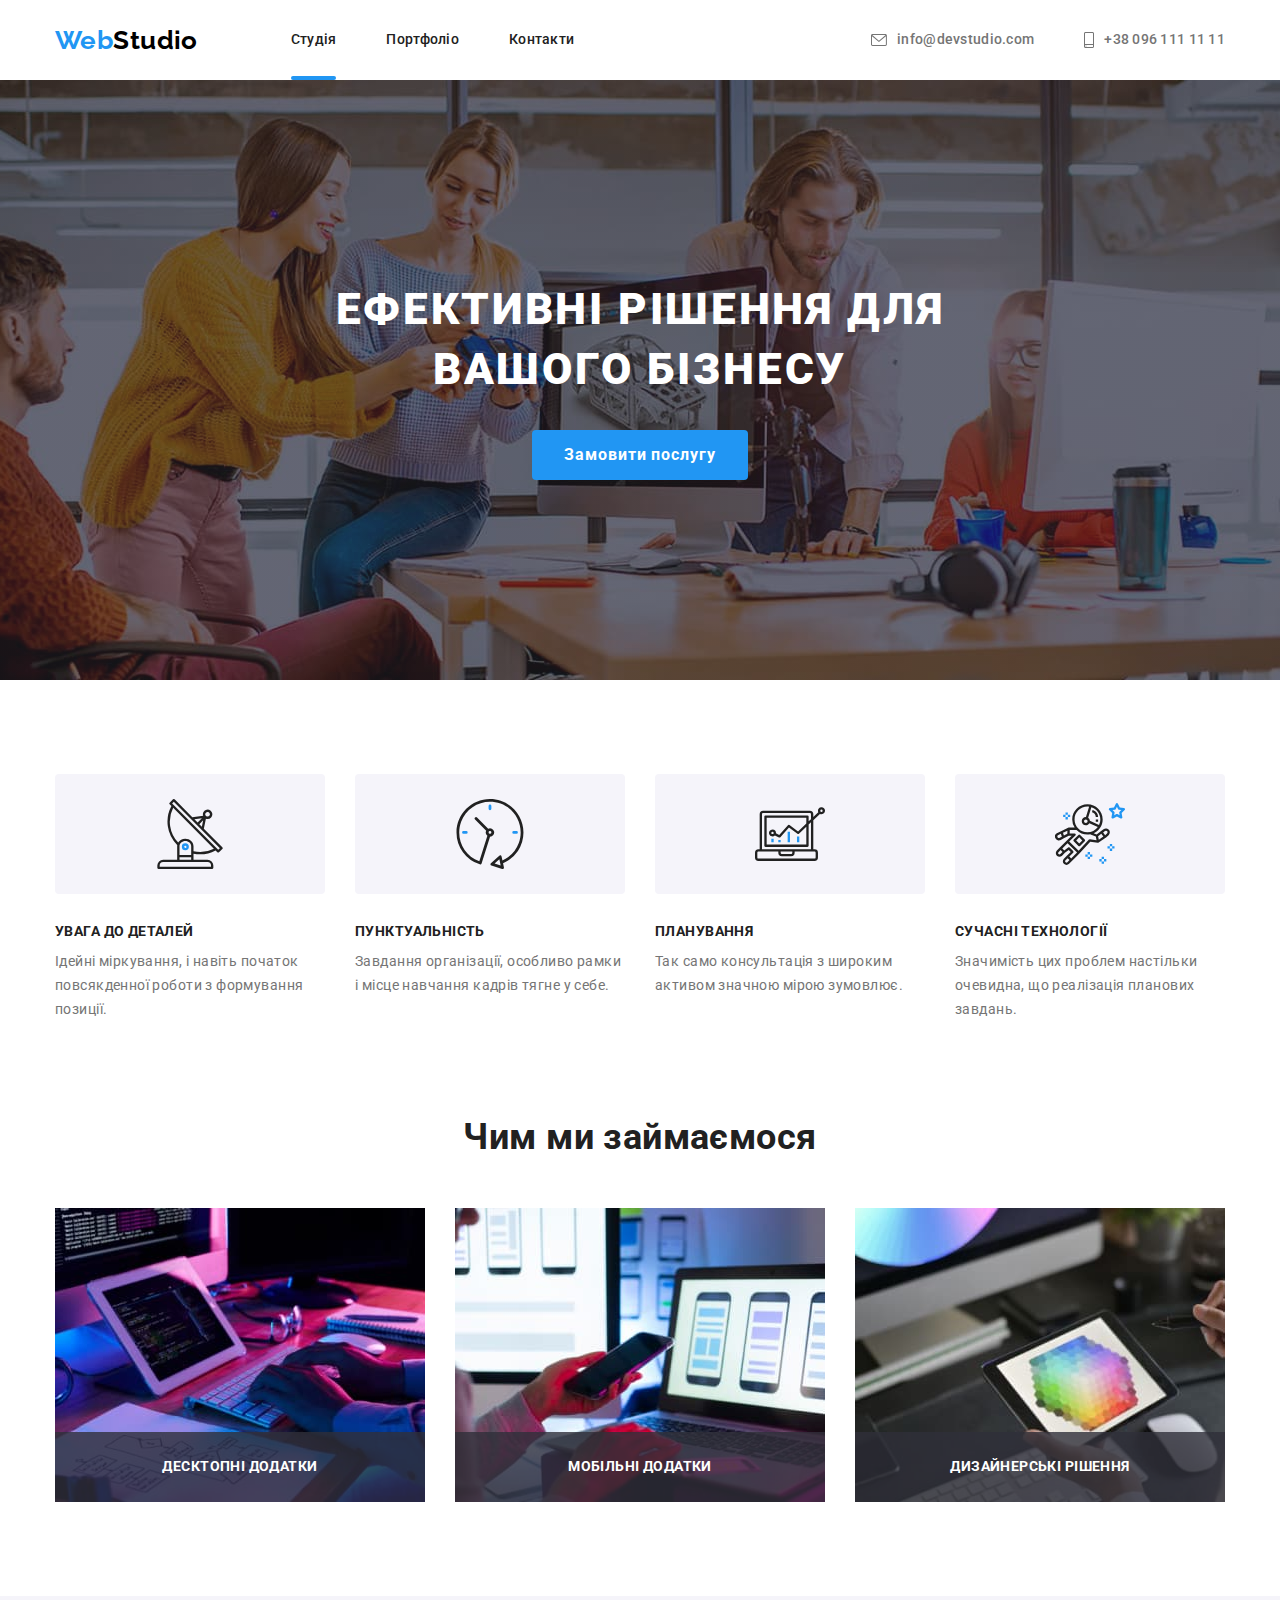
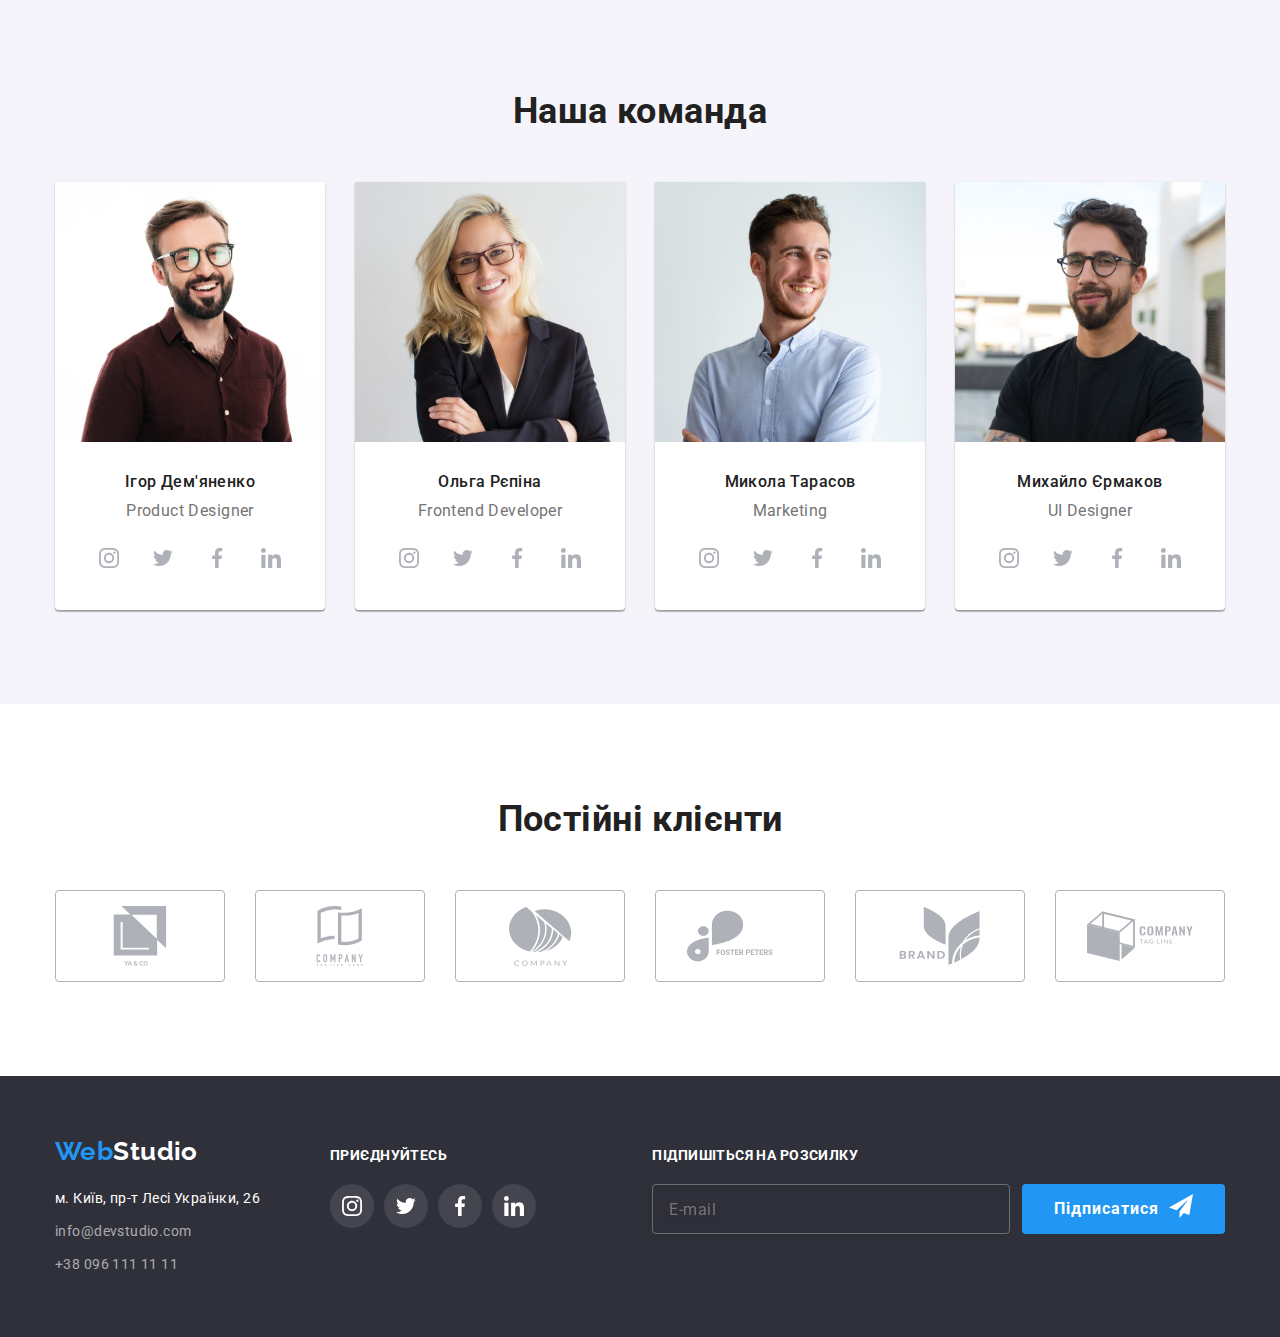
<file: index.html>
<!DOCTYPE html>
<html lang="uk">
  <head>
    <meta charset="UTF-8" />
    <meta http-equiv="X-UA-Compatible" content="IE=edge" />
    <meta name="viewport" content="width=device-width, initial-scale=1.0" />
    <title>WebStudio</title>
    <link
      rel="stylesheet"
      href="https://fonts.googleapis.com/css2?family=Raleway:wght@700&family=Roboto:wght@400;500;700;900&display=swap"
      rel="stylesheet"
    />
    <link
      rel="stylesheet"
      href="https://cdnjs.cloudflare.com/ajax/libs/modern-normalize/1.1.0/modern-normalize.min.css"
    />
    <!-- <link rel="stylesheet" href="./css/styles.css" /> -->
    <link rel="stylesheet" href="./css/main.min.css" />
  </head>
  <body>
    <header class="header">
      <div class="container header__container">
        <a class="logo-link link" href="./index.html" lang="en">
          <span class="logo-link__web">Web</span><span class="logo-link__studio">Studio</span></a
        >
        <nav class="navigation header__navigation">
          <ul class="menu navigation__menu list">
            <li class="menu__item">
              <a href="./index.html" class="menu__link link current">Студія</a>
            </li>
            <li class="menu_item">
              <a href="./portfolio.html" class="menu__link link">Портфоліо</a>
            </li>
            <li class="menu__item"><a href="#" class="menu__link link">Контакти</a></li>
          </ul>
        </nav>

        <ul class="contacts header__contacts list">
          <li class="contacts__item">
            <a href="mailto:info@devstudio.com" class="contacts__link link">
              <svg class="contacts__icon" width="16" height="12">
                <use href="./images/icons.svg#icon-post"></use>
              </svg>
              info@devstudio.com</a
            >
          </li>
          <li class="contacts__item">
            <a href="tel:+380961111111" class="contacts__link link">
              <svg class="contacts__icon" width="10" height="16">
                <use href="./images/icons.svg#icon-phone"></use>
              </svg>
              +38 096 111 11 11</a
            >
          </li>
        </ul>
      </div>
    </header>

    <main>
      <!-- Hero -->
      <section class="hero overlay">
        <div class="container">
          <h1 class="hero__title">Ефективні рішення для вашого бізнесу</h1>

          <button class="hero__btn" type="button" data-modal-open>Замовити послугу</button>
        </div>
      </section>

      <!-- Наші переваги -->
      <section class="features section">
        <div class="container">
          <h2 class="visually-hidden">Наші переваги</h2>
          <ul class="features__list list">
            <li class="features__item">
              <div class="features__wrap">
                <svg class="features__icon" width="70" height="70">
                  <use href="./images/icons.svg#icon-antenna"></use>
                </svg>
              </div>
              <h3 class="features__title">Увага до деталей</h3>
              <p class="features__text">
                Ідейні міркування, і навіть початок повсякденної роботи з формування позиції.
              </p>
            </li>
            <li class="features__item">
              <div class="features__wrap">
                <svg class="features__icon" width="70" height="70">
                  <use href="./images/icons.svg#icon-clock"></use>
                </svg>
              </div>
              <h3 class="features__title">Пунктуальність</h3>
              <p class="features__text">
                Завдання організації, особливо рамки і місце навчання кадрів тягне у себе.
              </p>
            </li>
            <li class="features__item">
              <div class="features__wrap">
                <svg class="features__icon" width="70" height="70">
                  <use href="./images/icons.svg#icon-laptop"></use>
                </svg>
              </div>
              <h3 class="features__title">Планування</h3>
              <p class="features__text">
                Так само консультація з широким активом значною мірою зумовлює.
              </p>
            </li>
            <li class="features__item">
              <div class="features__wrap">
                <svg class="features__icon" width="70" height="70">
                  <use href="./images/icons.svg#icon-astronaut"></use>
                </svg>
              </div>
              <h3 class="features__title">Сучасні технології</h3>
              <p class="features__text">
                Значимість цих проблем настільки очевидна, що реалізація планових завдань.
              </p>
            </li>
          </ul>
        </div>
      </section>

      <!-- Чим ми займаємося -->
      <section class="work section">
        <div class="container">
          <h2 class="work__title title">Чим ми займаємося</h2>
          <ul class="work__list list">
            <li class="work__item">
              <img src="./images/site.jpg" alt="Створюємо сайти" width="370" height="294" />
              <p class="work__text">Десктопні додатки</p>
            </li>

            <li class="work__item">
              <img src="./images/app.jpg" alt="Створюємо додатки" width="370" height="294" />
              <p class="work__text">Мобільні додатки</p>
            </li>

            <li class="work__item">
              <img
                src="./images/color.jpg"
                alt="Підбираємо найкращий колір"
                width="370"
                height="294"
              />
              <p class="work__text">Дизайнерські рішення</p>
            </li>
          </ul>
        </div>
      </section>

      <!-- Команда -->
      <section class="team section">
        <div class="container">
          <h2 class="team__title title">Наша команда</h2>
          <ul class="team__list list">
            <li class="team__card">
              <img src="./images/product-designer.jpg" alt="Дизайнер" width="270" height="260" />
              <div class="team__wrap">
                <h3 class="team__name">Ігор Дем'яненко</h3>
                <p class="team__job" lang="en">Product Designer</p>
                <ul class="team__soc-list list">
                  <li class="team__soc-item">
                    <a href="" class="team__soc-link link">
                      <svg class="team__soc-icon" width="20" height="20">
                        <use href="./images/icons.svg#icon-instagram"></use>
                      </svg>
                    </a>
                  </li>
                  <li class="team__soc-item">
                    <a href="" class="team__soc-link link">
                      <svg class="team__soc-icon" width="20" height="20">
                        <use href="./images/icons.svg#icon-twitter"></use>
                      </svg>
                    </a>
                  </li>
                  <li class="team__soc-item">
                    <a href="" class="team__soc-link link">
                      <svg class="team__soc-icon" width="20" height="20">
                        <use href="./images/icons.svg#icon-facebook"></use>
                      </svg>
                    </a>
                  </li>
                  <li class="team__soc-item">
                    <a href="" class="team__soc-link link">
                      <svg class="team__soc-icon" width="20" height="20">
                        <use href="./images/icons.svg#icon-linkedin"></use>
                      </svg>
                    </a>
                  </li>
                </ul>
              </div>
            </li>
            <li class="team__card">
              <img src="./images/frontend.jpg" alt="Фронтенд-розробник" width="270" height="260" />
              <div class="team__wrap">
                <h3 class="team__name">Ольга Рєпіна</h3>
                <p class="team__job" lang="en">Frontend Developer</p>
                <ul class="team__soc-list list">
                  <li class="team__soc-item">
                    <a href="" class="team__soc-link link">
                      <svg class="team__soc-icon" width="20" height="20">
                        <use href="./images/icons.svg#icon-instagram"></use>
                      </svg>
                    </a>
                  </li>
                  <li class="team__soc-item">
                    <a href="" class="team__soc-link link">
                      <svg class="team__soc-icon" width="20" height="20">
                        <use href="./images/icons.svg#icon-twitter"></use>
                      </svg>
                    </a>
                  </li>
                  <li class="team__soc-item">
                    <a href="" class="team__soc-link link">
                      <svg class="team__soc-icon" width="20" height="20">
                        <use href="./images/icons.svg#icon-facebook"></use>
                      </svg>
                    </a>
                  </li>
                  <li class="team__soc-item">
                    <a href="" class="team__soc-link link">
                      <svg class="team__soc-icon" width="20" height="20">
                        <use href="./images/icons.svg#icon-linkedin"></use>
                      </svg>
                    </a>
                  </li>
                </ul>
              </div>
            </li>
            <li class="team__card">
              <img src="./images/marketing.jpg" alt="Маркетолог" width="270" height="260" />
              <div class="team__wrap">
                <h3 class="team__name">Микола Тарасов</h3>
                <p class="team__job" lang="en">Marketing</p>
                <ul class="team__soc-list list">
                  <li class="team__soc-item">
                    <a href="" class="team__soc-link link">
                      <svg class="team__soc-icon" width="20" height="20">
                        <use href="./images/icons.svg#icon-instagram"></use>
                      </svg>
                    </a>
                  </li>
                  <li class="team__soc-item">
                    <a href="" class="team__soc-link link">
                      <svg class="team__soc-icon" width="20" height="20">
                        <use href="./images/icons.svg#icon-twitter"></use>
                      </svg>
                    </a>
                  </li>
                  <li class="team__soc-item">
                    <a href="" class="team__soc-link link">
                      <svg class="team__soc-icon" width="20" height="20">
                        <use href="./images/icons.svg#icon-facebook"></use>
                      </svg>
                    </a>
                  </li>
                  <li class="team__soc-item">
                    <a href="" class="team__soc-link link">
                      <svg class="team__soc-icon" width="20" height="20">
                        <use href="./images/icons.svg#icon-linkedin"></use>
                      </svg>
                    </a>
                  </li>
                </ul>
              </div>
            </li>
            <li class="team__card">
              <img
                src="./images/ui-designer.jpg"
                alt="Дизайнер інтерфейсу"
                width="270"
                height="260"
              />
              <div class="team__wrap">
                <h3 class="team__name">Михайло Єрмаков</h3>
                <p class="team__job" lang="en">UI Designer</p>
                <ul class="team__soc-list list">
                  <li class="team__soc-item">
                    <a href="" class="team__soc-link link">
                      <svg class="team__soc-icon" width="20" height="20">
                        <use href="./images/icons.svg#icon-instagram"></use>
                      </svg>
                    </a>
                  </li>
                  <li class="team__soc-item">
                    <a href="" class="team__soc-link link">
                      <svg class="team__soc-icon" width="20" height="20">
                        <use href="./images/icons.svg#icon-twitter"></use>
                      </svg>
                    </a>
                  </li>
                  <li class="team__soc-item">
                    <a href="" class="team__soc-link link">
                      <svg class="team__soc-icon" width="20" height="20">
                        <use href="./images/icons.svg#icon-facebook"></use>
                      </svg>
                    </a>
                  </li>
                  <li class="team__soc-item">
                    <a href="" class="team__soc-link link">
                      <svg class="team__soc-icon" width="20" height="20">
                        <use href="./images/icons.svg#icon-linkedin"></use>
                      </svg>
                    </a>
                  </li>
                </ul>
              </div>
            </li>
          </ul>
        </div>
      </section>

      <section class="clients section">
        <div class="container">
          <h2 class="clients__title title">Постійні клієнти</h2>
          <ul class="clients__list list">
            <li class="clients__item">
              <a href="" class="clients__link link">
                <svg class="clients__icon" width="106" height="60">
                  <use href="./images/icons.svg#icon-ya"></use>
                </svg>
              </a>
            </li>
            <li class="clients__item">
              <a href="" class="clients__link link">
                <svg class="clients__icon" width="106" height="60">
                  <use href="./images/icons.svg#icon-tagline"></use>
                </svg>
              </a>
            </li>
            <li class="clients__item">
              <a href="" class="clients__link link">
                <svg class="clients__icon" width="106" height="60">
                  <use href="./images/icons.svg#icon-company"></use>
                </svg>
              </a>
            </li>
            <li class="clients__item">
              <a href="" class="clients__link link">
                <svg class="clients__icon" width="106" height="60">
                  <use href="./images/icons.svg#icon-foster"></use>
                </svg>
              </a>
            </li>
            <li class="clients__item">
              <a href="" class="clients__link link">
                <svg class="clients__icon" width="106" height="60">
                  <use href="./images/icons.svg#icon-brand"></use>
                </svg>
              </a>
            </li>
            <li class="clients__item">
              <a href="" class="clients__link link">
                <svg class="clients__icon" width="106" height="60">
                  <use href="./images/icons.svg#icon-tag"></use>
                </svg>
              </a>
            </li>
          </ul>
        </div>
      </section>
    </main>

    <footer class="footer">
      <div class="container footer__container">
        <div>
          <a class="logo-link footer__logo-link link" href="./index.html" lang="en">
            <span class="logo-link__web">Web</span
            ><span class="logo-link__studiofooter">Studio</span>
          </a>

          <address class="address">
            <ul class="address__list list">
              <li class="address__item">
                <a
                  class="address__google-link link"
                  href="https://goo.gl/maps/4ZTm1igQ9A5BLG9d9"
                  target="_blank"
                  rel="noopener noreferrer nofollow"
                  >м. Київ, пр-т Лесі Українки, 26</a
                >
              </li>
              <li class="address__item">
                <a class="address__link link" href="mailto:info@devstudio.com"
                  >info@devstudio.com</a
                >
              </li>
              <li class="address__item">
                <a class="address__link link" href="tel:+380961111111">+38 096 111 11 11</a>
              </li>
            </ul>
          </address>
        </div>

        <div class="subscribe footer__subscribe">
          <p class="subscribe__title">Приєднуйтесь</p>
          <ul class="subscribe__soc-list list">
            <li class="subscribe__soc-item">
              <a href="" class="subscribe__soc-link link">
                <svg class="subscribe__soc-icon" width="20" height="20">
                  <use href="./images/icons.svg#icon-instagram"></use>
                </svg>
              </a>
            </li>
            <li class="subscribe__soc-item">
              <a href="" class="subscribe__soc-link link">
                <svg class="subscribe__soc-icon" width="20" height="20">
                  <use href="./images/icons.svg#icon-twitter"></use>
                </svg>
              </a>
            </li>
            <li class="subscribe__soc-item">
              <a href="" class="subscribe__soc-link link">
                <svg class="subscribe__soc-icon" width="20" height="20">
                  <use href="./images/icons.svg#icon-facebook"></use>
                </svg>
              </a>
            </li>
            <li class="subscribe__soc-item">
              <a href="" class="subscribe__soc-link link">
                <svg class="subscribe__soc-icon" width="20" height="20">
                  <use href="./images/icons.svg#icon-linkedin"></use>
                </svg>
              </a>
            </li>
          </ul>
        </div>

        <div class="subscribe">
          <p class="subscribe__title">Підпишіться на розсилку</p>

          <form class="subscribe__form">
            <label for="input-footer"></label>
            <input
              type="email"
              class="subscribe__input"
              placeholder="E-mail"
              name="email"
              id="input-footer"
            />

            <button type="submit" class="subscribe__button">
              Підписатися
              <svg class="subscribe__icon" width="24" height="24">
                <use href="./images/icons.svg#icon-send"></use>
              </svg>
            </button>
          </form>
        </div>
      </div>
    </footer>

    <div class="backdrop is-hidden" data-modal>
      <div class="modal">
        <button type="button" class="modal-close" data-modal-close>
          <svg class="modal-close-icon" width="18" height="18">
            <use href="./images/icons.svg#icon-close"></use>
          </svg>
        </button>
        <p class="modal-title">Залиште свої дані, ми вам передзвонимо</p>
        <form class="modal-form">
          <div class="modal-field">
            <label for="user-name" class="input-label">Ім'я</label>
            <div class="input-wrap">
              <input
                type="text"
                name="user-name"
                class="modal-input"
                placeholder=" "
                required
                id="user-name"
              />

              <svg class="modal-input-icon" width="18" height="18">
                <use href="./images/icons.svg#icon-input-person"></use>
              </svg>
            </div>
          </div>

          <div class="modal-field">
            <label for="user-tel" class="input-label">Телефон</label>
            <div class="input-wrap">
              <input
                type="tel"
                name="user-tel"
                class="modal-input"
                placeholder=" "
                required
                id="user-tel"
              />

              <svg class="modal-input-icon" width="18" height="18">
                <use href="./images/icons.svg#icon-input-phone"></use>
              </svg>
            </div>
          </div>

          <div class="modal-field">
            <label for="user-email" class="input-label">Пошта</label>
            <div class="input-wrap">
              <input
                type="email"
                name="user-email"
                class="modal-input"
                placeholder=" "
                id="user-email"
              />

              <svg class="modal-input-icon" width="18" height="18">
                <use href="./images/icons.svg#icon-input-email"></use>
              </svg>
            </div>
          </div>

          <div class="modal-field-textarea">
            <label for="user-comment" class="input-label">Коментар</label>
            <textarea
              name="user-comment"
              id="user-comment"
              class="modal-comment"
              placeholder="Введіть текст"
            ></textarea>
          </div>

          <input
            class="checkbox-input visually-hidden"
            type="checkbox"
            name="mailing"
            id="mailing"
          />
          <label for="mailing" class="checkbox-text">
            <span>
              <svg class="checkbox-icon" width="16" height="15">
                <use href="./images/icons.svg#icon-vector"></use>
              </svg>
            </span>
            Погоджуюся з розсилкою та приймаю
            <a class="contract link" href="">Умови договору</a></label
          >

          <button type="submit" class="button-submit">Відправити</button>
        </form>
      </div>
    </div>
    <script src="./js/modal.js"></script>
  </body>
</html>
</file>
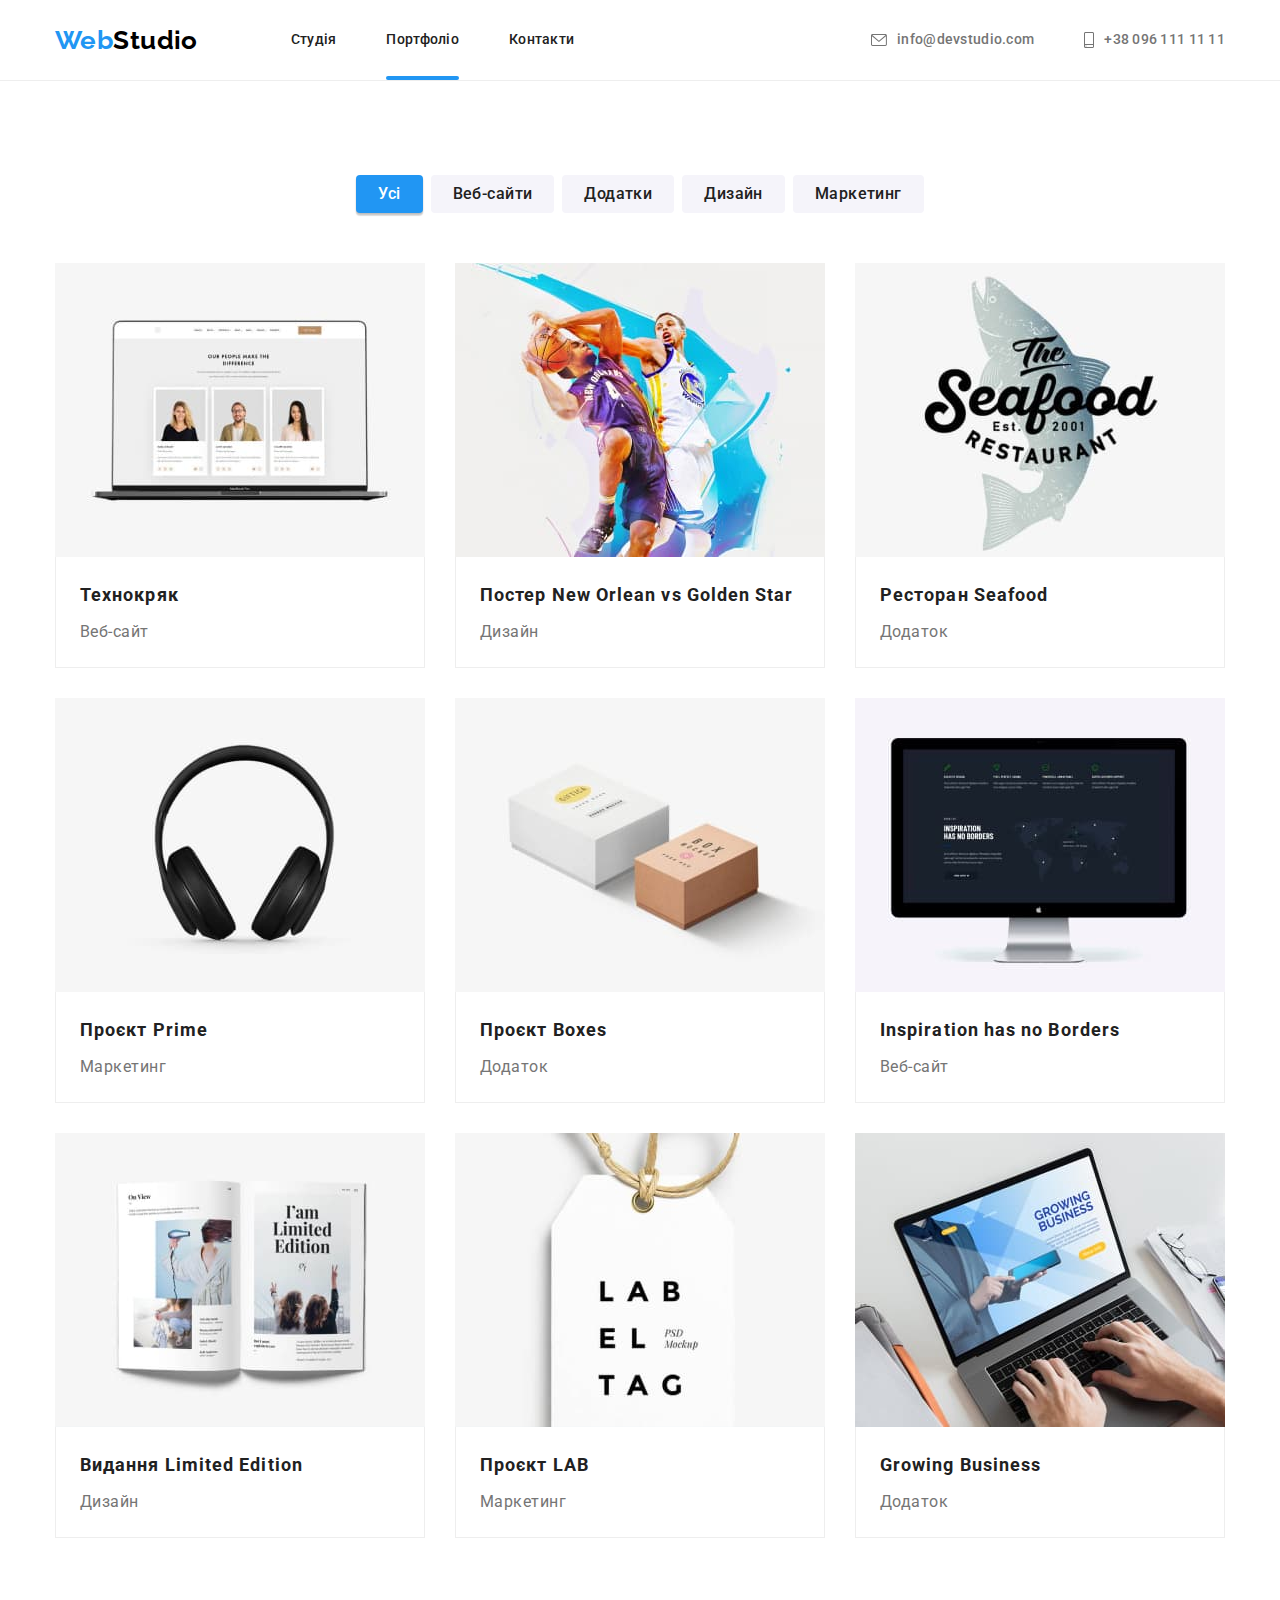
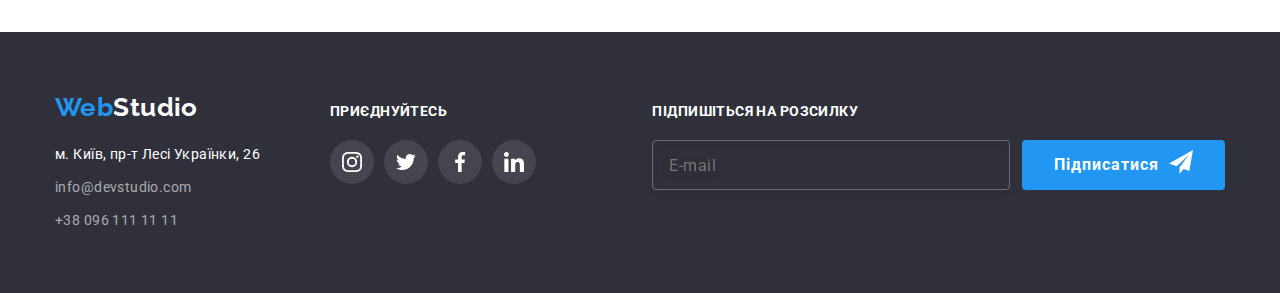
<file: portfolio.html>
<!DOCTYPE html>
<html lang="uk">
  <head>
    <meta charset="UTF-8" />
    <meta http-equiv="X-UA-Compatible" content="IE=edge" />
    <meta name="viewport" content="width=device-width, initial-scale=1.0" />
    <title>Portfolio</title>
    <link
      rel="stylesheet"
      href="https://fonts.googleapis.com/css2?family=Raleway:wght@700&family=Roboto:wght@400;500;700;900&display=swap"
      rel="stylesheet"
    />
    <link
      rel="stylesheet"
      href="https://cdnjs.cloudflare.com/ajax/libs/modern-normalize/1.1.0/modern-normalize.min.css"
    />
    <!-- <link rel="stylesheet" href="./css/styles.css" /> -->
    <link rel="stylesheet" href="./css/main.min.css" />
  </head>
  <body>
    <header class="header header__border">
      <div class="container header__container">
        <a class="logo-link link" href="./index.html" lang="en">
          <span class="logo-link__web">Web</span><span class="logo-link__studio">Studio</span></a
        >
        <nav class="navigation header__navigation">
          <ul class="menu navigation__menu list">
            <li class="menu__item">
              <a href="./index.html" class="menu__link link">Студія</a>
            </li>
            <li class="menu_item">
              <a href="./portfolio.html" class="menu__link link current">Портфоліо</a>
            </li>
            <li class="menu__item"><a href="#" class="menu__link link">Контакти</a></li>
          </ul>
        </nav>

        <ul class="contacts header__contacts list">
          <li class="contacts__item">
            <a href="mailto:info@devstudio.com" class="contacts__link link">
              <svg class="contacts__icon" width="16" height="12">
                <use href="./images/icons.svg#icon-post"></use>
              </svg>
              info@devstudio.com</a
            >
          </li>
          <li class="contacts__item">
            <a href="tel:+380961111111" class="contacts__link link">
              <svg class="contacts__icon" width="10" height="16">
                <use href="./images/icons.svg#icon-phone"></use>
              </svg>
              +38 096 111 11 11</a
            >
          </li>
        </ul>
      </div>
    </header>

    <main>
      <section class="section">
        <div class="container">
          <h1 class="visually-hidden">Наші роботи</h1>
          <ul class="button-list list">
            <li><button class="button current" type="button">Усі</button></li>
            <li><button class="button" type="button">Веб-сайти</button></li>
            <li><button class="button" type="button">Додатки</button></li>
            <li><button class="button" type="button">Дизайн</button></li>
            <li><button class="button" type="button">Маркетинг</button></li>
          </ul>

          <ul class="working-list list">
            <li class="gallery-item">
              <a href="" class="gallery-link link">
                <div class="gallery-top-wrap">
                  <img src="./images/teсhno.jpg" alt="Веб-сайт" width="370" height="294" />
                  <p class="gallery-top-text">
                    Ресурс пропонує комплексні пропозиції з різним рівнем функціоналу та сервісів.
                    Все це дозволить відвідувачу отримати вичерпні відомості про компанію чи
                    приватну особу.
                  </p>
                </div>

                <div class="projects">
                  <h2 class="name-work">Технокряк</h2>
                  <p class="app">Веб-сайт</p>
                </div>
              </a>
            </li>
            <li class="gallery-item">
              <a href="" class="gallery-link link">
                <div class="gallery-top-wrap">
                  <img
                    src="./images/poster.jpg"
                    alt="Два баскетболіста борються за м'яч"
                    width="370"
                    height="294"
                  />
                  <p class="gallery-top-text">
                    Ресурс пропонує комплексні пропозиції з різним рівнем функціоналу та сервісів.
                    Все це дозволить відвідувачу отримати вичерпні відомості про компанію чи
                    приватну особу.
                  </p>
                </div>
                <div class="projects">
                  <h2 class="name-work">Постер New Orlean vs Golden Star</h2>
                  <p class="app">Дизайн</p>
                </div>
              </a>
            </li>
            <li class="gallery-item">
              <a href="" class="gallery-link link">
                <div class="gallery-top-wrap">
                  <img
                    src="./images/seafood.jpg"
                    alt="Емблема ресторану"
                    width="370"
                    height="294"
                  />
                  <p class="gallery-top-text">
                    Ресурс пропонує комплексні пропозиції з різним рівнем функціоналу та сервісів.
                    Все це дозволить відвідувачу отримати вичерпні відомості про компанію чи
                    приватну особу.
                  </p>
                </div>
                <div class="projects">
                  <h2 class="name-work">Ресторан Seafood</h2>
                  <p class="app">Додаток</p>
                </div>
              </a>
            </li>
            <li class="gallery-item">
              <a href="" class="gallery-link link">
                <div class="gallery-top-wrap">
                  <img src="./images/prime.jpg" alt="Навушники" width="370" height="294" />
                  <p class="gallery-top-text">
                    Ресурс пропонує комплексні пропозиції з різним рівнем функціоналу та сервісів.
                    Все це дозволить відвідувачу отримати вичерпні відомості про компанію чи
                    приватну особу.
                  </p>
                </div>
                <div class="projects">
                  <h2 class="name-work">Проєкт Prime</h2>
                  <p class="app">Маркетинг</p>
                </div>
              </a>
            </li>
            <li class="gallery-item">
              <a href="" class="gallery-link link">
                <div class="gallery-top-wrap">
                  <img
                    src="./images/boxes.jpg"
                    alt="Два бокса з написами"
                    width="370"
                    height="294"
                  />
                  <p class="gallery-top-text">
                    Ресурс пропонує комплексні пропозиції з різним рівнем функціоналу та сервісів.
                    Все це дозволить відвідувачу отримати вичерпні відомості про компанію чи
                    приватну особу.
                  </p>
                </div>
                <div class="projects">
                  <h2 class="name-work">Проєкт Boxes</h2>
                  <p class="app">Додаток</p>
                </div>
              </a>
            </li>
            <li class="gallery-item">
              <a href="" class="gallery-link link">
                <div class="gallery-top-wrap">
                  <img src="./images/inspiration.jpg" alt="Веб-сайт" width="370" height="294" />
                  <p class="gallery-top-text">
                    Ресурс пропонує комплексні пропозиції з різним рівнем функціоналу та сервісів.
                    Все це дозволить відвідувачу отримати вичерпні відомості про компанію чи
                    приватну особу.
                  </p>
                </div>
                <div class="projects">
                  <h2 class="name-work">Inspiration has no Borders</h2>
                  <p class="app">Веб-сайт</p>
                </div>
              </a>
            </li>
            <li class="gallery-item">
              <a href="" class="gallery-link link">
                <div class="gallery-top-wrap">
                  <img
                    src="./images/limited-edition.jpg"
                    alt="Розгорнутий журнал"
                    width="370"
                    height="294"
                  />
                  <p class="gallery-top-text">
                    Ресурс пропонує комплексні пропозиції з різним рівнем функціоналу та сервісів.
                    Все це дозволить відвідувачу отримати вичерпні відомості про компанію чи
                    приватну особу.
                  </p>
                </div>
                <div class="projects">
                  <h2 class="name-work">Видання Limited Edition</h2>
                  <p class="app">Дизайн</p>
                </div>
              </a>
            </li>
            <li class="gallery-item">
              <a href="" class="gallery-link link">
                <div class="gallery-top-wrap">
                  <img
                    src="./images/lab.jpg"
                    alt="Бірка з назвою проєкту"
                    width="370"
                    height="294"
                  />
                  <p class="gallery-top-text">
                    Ресурс пропонує комплексні пропозиції з різним рівнем функціоналу та сервісів.
                    Все це дозволить відвідувачу отримати вичерпні відомості про компанію чи
                    приватну особу.
                  </p>
                </div>
                <div class="projects">
                  <h2 class="name-work">Проєкт LAB</h2>
                  <p class="app">Маркетинг</p>
                </div>
              </a>
            </li>
            <li class="gallery-item">
              <a href="" class="gallery-link link">
                <div class="gallery-top-wrap">
                  <img src="./images/growing-business.jpg" alt="Додаток" width="370" height="294" />
                  <p class="gallery-top-text">
                    Ресурс пропонує комплексні пропозиції з різним рівнем функціоналу та сервісів.
                    Все це дозволить відвідувачу отримати вичерпні відомості про компанію чи
                    приватну особу.
                  </p>
                </div>
                <div class="projects">
                  <h2 class="name-work">Growing Business</h2>
                  <p class="app">Додаток</p>
                </div>
              </a>
            </li>
          </ul>
        </div>
      </section>
    </main>

    <footer class="footer">
      <div class="container footer__container">
        <div>
          <a class="logo-link footer__logo-link link" href="./index.html" lang="en">
            <span class="logo-link__web">Web</span
            ><span class="logo-link__studiofooter">Studio</span>
          </a>

          <address class="address">
            <ul class="address__list list">
              <li class="address__item">
                <a
                  class="address__google-link link"
                  href="https://goo.gl/maps/4ZTm1igQ9A5BLG9d9"
                  target="_blank"
                  rel="noopener noreferrer nofollow"
                  >м. Київ, пр-т Лесі Українки, 26</a
                >
              </li>
              <li class="address__item">
                <a class="address__link link" href="mailto:info@devstudio.com"
                  >info@devstudio.com</a
                >
              </li>
              <li class="address__item">
                <a class="address__link link" href="tel:+380961111111">+38 096 111 11 11</a>
              </li>
            </ul>
          </address>
        </div>

        <div class="subscribe footer__subscribe">
          <p class="subscribe__title">Приєднуйтесь</p>
          <ul class="subscribe__soc-list list">
            <li class="subscribe__soc-item">
              <a href="" class="subscribe__soc-link link">
                <svg class="subscribe__soc-icon" width="20" height="20">
                  <use href="./images/icons.svg#icon-instagram"></use>
                </svg>
              </a>
            </li>
            <li class="subscribe__soc-item">
              <a href="" class="subscribe__soc-link link">
                <svg class="subscribe__soc-icon" width="20" height="20">
                  <use href="./images/icons.svg#icon-twitter"></use>
                </svg>
              </a>
            </li>
            <li class="subscribe__soc-item">
              <a href="" class="subscribe__soc-link link">
                <svg class="subscribe__soc-icon" width="20" height="20">
                  <use href="./images/icons.svg#icon-facebook"></use>
                </svg>
              </a>
            </li>
            <li class="subscribe__soc-item">
              <a href="" class="subscribe__soc-link link">
                <svg class="subscribe__soc-icon" width="20" height="20">
                  <use href="./images/icons.svg#icon-linkedin"></use>
                </svg>
              </a>
            </li>
          </ul>
        </div>

        <div class="subscribe">
          <p class="subscribe__title">Підпишіться на розсилку</p>

          <form class="subscribe__form">
            <label for="input-footer"></label>
            <input
              type="email"
              class="subscribe__input"
              placeholder="E-mail"
              name="email"
              id="input-footer"
            />

            <button type="submit" class="subscribe__button">
              Підписатися
              <svg class="subscribe__icon" width="24" height="24">
                <use href="./images/icons.svg#icon-send"></use>
              </svg>
            </button>
          </form>
        </div>
      </div>
    </footer>
  </body>
</html>
</file>
<file: css/styles.css>
:root {
  --acctnt-color: #2196f3;
  --logo-studio-header-color: #000000;
  --title-black-color: #212121;
  --contacts-features-text-color: #757575;
  --hero-studio-footer-text-color: #ffffff;
  --hero-bcg-color-footer: #2f303a;
  --hero-button-active: #188ce8;
  --features-bcg-color: #f5f5f5;
  --team-bcg-color: #f5f4fa;
  --footer-contacts-color: rgba(255, 255, 255, 0.6);
  --border: #eeeeee;
  --soc-color: #afb1b8;
  --bcg-soc-footer: rgba(255, 255, 255, 0.1);
  --bcg-overflow: rgba(33, 150, 243, 0.9);
  --backdrop: rgba(0, 0, 0, 0.2);
  --modal-border: rgba(0, 0, 0, 0.1);
  --work-bcg-text: rgba(47, 48, 58, 0.8);
  --timing-function: cubic-bezier(0.4, 0, 0.2, 1);
  --border-modal-input: rgba(33, 33, 33, 0.2);
  --placeholder-color: rgba(117, 117, 117, 0.5);
  --border-input-footer: rgba(255, 255, 255, 0.3);
}

body {
  font-family: Roboto, sans-serif;
  background-color: var(--hero-studio-footer-text-color);
  color: var(--title-black-color);
  font-size: 14px;
  letter-spacing: 0.03em;
}

h1,
h2,
h3,
h4,
h5,
h6,
p {
  margin: 0;
}

img {
  display: block;
  max-width: 100%;
  height: auto;
}

button {
  display: block;
  cursor: pointer;
  border: none;
  border-radius: 4px;
}

.address {
  font-style: normal;
}

.list {
  padding: 0;
  margin: 0;

  list-style: none;
}

.link {
  text-decoration: none;
}

.section {
  padding-top: 94px;
  padding-bottom: 94px;
}

.container {
  width: 1200px;
  padding-left: 15px;
  padding-right: 15px;
  margin-left: auto;
  margin-right: auto;
}

/* header */

.header-border {
  border-bottom: 1px solid var(--border);
}

.header-line {
  display: flex;
  align-items: center;
}

.logo {
  color: var(--acctnt-color);
  font-family: Raleway, sans-serif;
  font-weight: 700;
  font-size: 26px;
  line-height: 1.19;
}

.logo-studioheader {
  color: var(--logo-studio-header-color);
  font-family: Raleway, sans-serif;
  font-weight: 700;
  font-size: 26px;
  line-height: 1.19;
}

.nav-site {
  margin-left: 93px;
}

.nav-list {
  display: flex;
  gap: 50px;
}

.nav-link {
  display: block;
  padding-top: 32px;
  padding-bottom: 32px;

  color: inherit;
  font-weight: 500;
  line-height: 1.14;
  letter-spacing: 0.02em;
  transition: color 250ms var(--timing-function);

  position: relative;
}

.nav-link.current::after {
  content: '';

  position: absolute;
  bottom: 0;

  display: block;
  width: 100%;
  height: 4px;
  background-color: var(--acctnt-color);
  border-radius: 2px;
}

.contacts {
  display: flex;
  margin-left: auto;
}

.contacts .item:not(:last-child) {
  margin-right: 50px;
}

.nav-link:hover,
.nav-link:focus,
.current,
.mail:hover,
.mail:focus,
.tel:hover,
.tel:focus {
  color: var(--acctnt-color);
}

.mail,
.tel {
  padding-top: 32px;
  padding-bottom: 32px;

  color: var(--contacts-features-text-color);
  font-weight: 500;
  line-height: 1.14;
  letter-spacing: 0.02em;
  display: flex;
  align-items: center;
  transition: color 250ms var(--timing-function);
}

.mail-icon {
  margin-right: 10px;
  fill: currentColor;
}

.tel-icon {
  margin-right: 10px;
  fill: currentColor;
}

/* Герой */

.hero {
  padding-top: 200px;
  padding-bottom: 200px;

  background-color: var(--hero-bcg-color-footer);
  text-align: center;
}

.overlay {
  max-width: 1600px;
  height: 600px;
  margin-left: auto;
  margin-right: auto;
  background-color: var(--hero-bcg-color-footer);
  background-image: linear-gradient(to right, rgba(47, 48, 58, 0.4), rgba(47, 48, 58, 0.4)),
    url('../images/hero.jpg');
  background-repeat: no-repeat;
  background-position: center;
  background-size: cover;
}

.hero-title {
  width: 696px;
  margin: 0 auto;
  margin-bottom: 30px;

  color: var(--hero-studio-footer-text-color);

  font-weight: 900;
  font-size: 44px;
  line-height: 1.36;
  letter-spacing: 0.06em;
  text-transform: uppercase;
}

.hero-btn {
  padding: 10px 32px;
  margin: 0 auto;

  background-color: var(--acctnt-color);
  color: var(--hero-studio-footer-text-color);
  font-family: inherit;
  font-weight: 700;
  font-size: 16px;
  line-height: 1.88;
  letter-spacing: 0.06em;
  transition: background-color 250ms var(--timing-function);
}

.hero-btn:hover,
.hero-btn:focus {
  background-color: var(--hero-button-active);
}

/* Наші переваги */

.visually-hidden {
  position: absolute;
  width: 1px;
  height: 1px;
  margin: -1px;
  border: 0;
  padding: 0;

  white-space: nowrap;
  clip-path: inset(100%);
  clip: rect(0 0 0 0);
  overflow: hidden;
}

.features-list {
  display: flex;
  gap: 30px;
}

.features-box {
  display: flex;
  align-items: center;
  justify-content: center;
  width: 270px;
  height: 120px;
  margin-bottom: 30px;
  border-radius: 4px;
  background-color: var(--team-bcg-color);
}

.features-title {
  margin-bottom: 10px;

  font-size: 14px;
  font-weight: 700;
  line-height: 1.14;
  text-transform: uppercase;
}

.features-text {
  color: var(--contacts-features-text-color);
  line-height: 1.71;
}

/* Чим ми займаємося*/

.work {
  padding-top: 0;
}

.title {
  margin-bottom: 50px;

  font-weight: 700;
  font-size: 36px;
  line-height: 1.17;
  text-align: center;
}

.work-list {
  display: flex;
  gap: 30px;
}

.work-item {
  position: relative;
}

.work-list-text {
  position: absolute;
  bottom: 0;

  width: 370px;
  height: 70px;
  color: var(--hero-studio-footer-text-color);
  background-color: var(--work-bcg-text);
  font-weight: 700;
  line-height: 1.14;
  text-transform: uppercase;
  display: flex;
  align-items: center;
  justify-content: center;
}

/* Команда */
.team {
  background-color: var(--team-bcg-color);
}

.team-list {
  display: flex;
  gap: 30px;
}
.team-card {
  box-shadow: 0px 1px 3px rgba(0, 0, 0, 0.12), 0px 1px 1px rgba(0, 0, 0, 0.14),
    0px 2px 1px rgba(0, 0, 0, 0.2);
  border-radius: 0px 0px 4px 4px;
  background-color: var(--hero-studio-footer-text-color);
}

.card {
  padding: 30px 0;
}

.team-name {
  margin-bottom: 10px;

  font-weight: 500;
  font-size: 16px;
  line-height: 1.19;
  text-align: center;
}

.team-job {
  margin-bottom: 16px;

  color: var(--contacts-features-text-color);
  font-size: 16px;
  line-height: 1.19;
  text-align: center;
}

.team-soc-list {
  display: flex;
  justify-content: center;
  gap: 10px;
}

.team-soc-item {
  width: 44px;
  height: 44px;
}

.team-soc-link {
  width: 100%;
  height: 100%;
  border-radius: 50%;
  display: flex;
  align-items: center;
  justify-content: center;
  color: var(--soc-color);
  transition: color 250ms var(--timing-function), background-color 250ms var(--timing-function);
}

.team-soc-icon {
  fill: currentColor;
}

.team-soc-link:hover,
.team-soc-link:focus {
  background-color: var(--acctnt-color);
  color: var(--hero-studio-footer-text-color);
}

/* ---------НАШІ КЛІЄНТИ--------- */

.clients-list {
  display: flex;
  gap: 30px;
}

.clients-item {
  width: calc((100% - 150px) / 6);
  height: 92px;
}
.clients-link {
  width: 100%;
  height: 100%;
  border: 1px solid currentColor;
  border-radius: 4px;
  display: flex;
  align-items: center;
  justify-content: center;
  color: var(--soc-color);
  transition: color 250ms var(--timing-function);
}

.clients-icon {
  fill: currentColor;
}

.clients-link:hover,
.clients-link:focus {
  color: var(--acctnt-color);
}

/* Footer */

.footer {
  padding-top: 60px;
  padding-bottom: 60px;

  background-color: var(--hero-bcg-color-footer);
}

.footer-cotainer {
  display: flex;
  align-items: baseline;
}

.footer-logo {
  display: inline-block;
  margin-bottom: 20px;
}

.logo-studiofooter {
  color: var(--hero-studio-footer-text-color);

  font-family: Raleway, sans-serif;
  font-weight: 700;
  font-size: 26px;
  line-height: 1.19;
}

.address-item:not(:last-child) {
  margin-bottom: 9px;
}

.google {
  display: inline-block;

  color: var(--hero-studio-footer-text-color);
  line-height: 1.71;
  transition: color 250ms var(--timing-function);
}

.mail-address,
.tel-address {
  display: inline-block;

  color: var(--footer-contacts-color);
  line-height: 1.71;
  transition: color 250ms var(--timing-function);
}

.google:hover,
.google:focus,
.mail-address:hover,
.mail-address:focus,
.tel-address:hover,
.tel-address:focus {
  color: var(--acctnt-color);
}

.subscribe-wrap {
  margin-left: 70px;
  margin-right: auto;
}

.subscribe {
  color: var(--hero-studio-footer-text-color);
  font-weight: 700;
  line-height: 1.14;
  text-transform: uppercase;
  margin-bottom: 20px;
}

.footer-soc-list {
  display: flex;
  justify-content: center;
  gap: 10px;
}

.footer-soc-item {
  width: 44px;
  height: 44px;
}

.footer-soc-link {
  width: 100%;
  height: 100%;
  border-radius: 50%;
  display: flex;
  align-items: center;
  justify-content: center;
  background-color: var(--bcg-soc-footer);
  color: var(--hero-studio-footer-text-color);
  transition: background-color 250ms var(--timing-function);
}

.footer-soc-icon {
  fill: currentColor;
}

.footer-soc-link:hover,
.footer-soc-link:focus {
  background-color: var(--acctnt-color);
}

.send-wrap {
  display: flex;
}

.input-footer {
  width: 358px;
  height: 50px;
  padding: 15px 16px;
  margin-right: 12px;

  border: 1px solid var(--border-input-footer);
  filter: drop-shadow(0px 4px 4px rgba(0, 0, 0, 0.15));
  border-radius: 4px;
  background-color: transparent;

  font-size: 16px;
  line-height: 1.25;
  letter-spacing: 0.03em;
  color: var(--footer-contacts-color);
}

.button-subscribe {
  display: flex;
  padding: 10px 32px;

  background-color: var(--acctnt-color);
  color: var(--hero-studio-footer-text-color);
  font-family: inherit;
  font-weight: 700;
  font-size: 16px;
  line-height: 1.88;
  letter-spacing: 0.06em;
}

.send-icon {
  margin-left: 10px;
  fill: currentColor;
}

---------------------------/* ПОРТФОЛІО */----------------

.button-list {
  display: flex;
  flex-wrap: wrap;
  gap: 8px;
  justify-content: center;
  margin-bottom: 50px;
}

.button-list {
  display: flex;
  flex-wrap: wrap;
  gap: 8px;
  justify-content: center;
  margin-bottom: 50px;
}

.button {
  padding: 6px 22px;

  background-color: var(--team-bcg-color);
  color: inherit;
  font-family: inherit;
  font-weight: 500;
  font-size: 16px;
  line-height: 1.62;
  letter-spacing: inherit;
  transition: color 250ms var(--timing-function), background-color 250ms var(--timing-function),
    box-shadow 250ms var(--timing-function);
}

.button.current,
.button:hover,
.button:focus {
  background-color: var(--acctnt-color);
  color: var(--hero-studio-footer-text-color);
  box-shadow: 0px 3px 1px rgba(0, 0, 0, 0.1), 0px 1px 2px rgba(0, 0, 0, 0.08),
    0px 2px 2px rgba(0, 0, 0, 0.12);
}

.working-list {
  display: flex;
  flex-wrap: wrap;
  gap: 30px;
}

.gallery-item {
  width: calc((100% - 60px) / 3);
}

.gallery-link {
  display: block;
  transition: box-shadow 250ms var(--timing-function);
}

.gallery-link:hover,
.gallery-link:focus {
  box-shadow: 0px 1px 1px rgba(0, 0, 0, 0.12), 0px 4px 4px rgba(0, 0, 0, 0.06),
    1px 4px 6px rgba(0, 0, 0, 0.16);
}

.gallery-top-wrap {
  position: relative;
  overflow: hidden;
}

.gallery-top-text {
  position: absolute;

  top: 0;
  padding: 63px 24px;
  color: var(--hero-studio-footer-text-color);
  background-color: var(--bcg-overflow);
  font-weight: 400;
  font-size: 18px;
  line-height: 1.56;
  height: 100%;
  transform: translateY(100%);
  transition: transform 250ms var(--timing-function);
}

.gallery-link:hover .gallery-top-text,
.gallery-link:focus .gallery-top-text {
  transform: translateY(0);
}

.projects {
  padding: 20px 24px;
  border-left: 1px solid var(--border);
  border-right: 1px solid var(--border);
  border-bottom: 1px solid var(--border);
}

.name-work {
  margin-bottom: 4px;

  color: var(--title-black-color);
  font-weight: 700;
  font-size: 18px;
  line-height: 2;
  letter-spacing: 0.06em;
}

.app {
  color: var(--contacts-features-text-color);
  font-weight: 400;
  font-size: 16px;
  line-height: 1.88;
  letter-spacing: 0.03em;
}

.backdrop {
  position: fixed;
  top: 0;

  width: 100%;
  height: 100%;
  background-color: var(--backdrop);
  transition: opacity 250ms var(--timing-function), visibility 250ms var(--timing-function);
}

.modal {
  position: absolute;
  top: 50%;
  left: 50%;
  transform: translate(-50%, -50%);
  padding: 40px;

  width: 528px;
  height: 581px;
  background-color: var(--hero-studio-footer-text-color);
  box-shadow: 0px 1px 3px rgba(0, 0, 0, 0.12), 0px 1px 1px rgba(0, 0, 0, 0.14),
    0px 2px 1px rgba(0, 0, 0, 0.2);
  border-radius: 4px;
  transform: translate(-50%, -50%) scaleX(1);
  transition: transform 250ms var(--timing-function);
}

.modal-close {
  position: absolute;
  top: 8px;
  right: 8px;

  width: 30px;
  height: 30px;
  background-color: transparent;
  border: 1px solid var(--modal-border);
  border-radius: 50%;
  display: flex;
  align-items: center;
  justify-content: center;
  transition: fill 250ms var(--timing-function);
}

.modal-close:hover {
  fill: var(--acctnt-color);
}

.is-hidden {
  opacity: 0;
  visibility: hidden;
  pointer-events: none;
}

.is-hidden .modal {
  transform: translate(-50%, -50%) scaleX(0);
}

.modal-title {
  font-weight: 700;
  font-size: 20px;
  line-height: 1.15;
  text-align: center;

  color: var(--title-black-color);

  margin-bottom: 12px;
}

.modal-field {
  margin-bottom: 10px;
}

.input-label {
  display: block;
  margin-bottom: 4px;

  font-family: 'Roboto';
  font-style: normal;
  font-weight: 400;
  font-size: 12px;
  line-height: 1.17;
  letter-spacing: 0.01em;

  color: var(--contacts-features-text-color);
}

.input-wrap {
  position: relative;
}

.modal-input-icon {
  position: absolute;
  left: 12px;
  top: 50%;
  transform: translateY(-50%);
  transition: fill 250ms var(--timing-function);
}

.modal-input {
  width: 100%;
  height: 40px;
  border: 1px solid var(--border-modal-input);
  border-radius: 4px;
  padding-left: 42px;
  outline: transparent;
  cursor: pointer;
  transition: border-color 250ms var(--timing-function);
}

.modal-input:focus,
.modal-comment:focus {
  border-color: var(--acctnt-color);
}

.modal-input:focus + .modal-input-icon {
  fill: var(--acctnt-color);
}

.modal-field-textarea {
  margin-bottom: 20px;
}

.modal-comment {
  width: 100%;
  height: 120px;
  border: 1px solid var(--border-modal-input);
  border-radius: 4px;
  padding: 12px 16px;
  outline: transparent;
  resize: none;
  cursor: pointer;
  transition: border-color 250ms var(--timing-function);
}

.modal-comment::placeholder {
  font-size: 12px;
  line-height: 1.17;
  letter-spacing: 0.01em;

  color: var(--placeholder-color);
}

.checkbox-text {
  line-height: 1.71;
  color: var(--contacts-features-text-color);
  display: flex;
  align-items: center;
  justify-content: center;
  gap: 7px;
}

.checkbox-text span {
  width: 16px;
  height: 15px;
  border: 2px solid var(--logo-studio-header-color);
  border-radius: 2px;
  margin-right: 8px;
  display: flex;
  align-items: center;
  justify-content: center;
  fill: transparent;
  transition: background-color 250ms var(--timing-function), fill 250ms var(--timing-function),
    border-color 250ms var(--timing-function);
}

.checkbox-input:checked + .checkbox-text span {
  background-color: var(--acctnt-color);
  fill: var(--hero-studio-footer-text-color);
  border-color: transparent;
}

.checkbox-input:focus + .checkbox-text span {
  border-color: var(--acctnt-color);
}

.contract {
  color: var(--acctnt-color);
  text-decoration: underline;
}

.button-submit {
  padding: 10px 32px;
  margin: 0 auto;
  margin-top: 30px;

  background-color: var(--acctnt-color);
  color: var(--hero-studio-footer-text-color);
  font-family: inherit;
  font-weight: 700;
  font-size: 16px;
  line-height: 1.88;
  letter-spacing: 0.06em;
}
</file>
<file: css/main.min.css>
:root{--acctnt-color: #2196f3;--logo-studio-header-color: #000000;--title-black-color: #212121;--contacts-features-text-color: #757575;--hero-studio-footer-text-color: #ffffff;--hero-bcg-color-footer: #2f303a;--hero-button-active: #188ce8;--features-bcg-color: #f5f5f5;--team-bcg-color: #f5f4fa;--footer-contacts-color: rgba(255, 255, 255, 0.6);--border: #eeeeee;--soc-color: #afb1b8;--bcg-soc-footer: rgba(255, 255, 255, 0.1);--bcg-overflow: rgba(33, 150, 243, 0.9);--backdrop: rgba(0, 0, 0, 0.2);--modal-border: rgba(0, 0, 0, 0.1);--work-bcg-text: rgba(47, 48, 58, 0.8);--timing-function: cubic-bezier(0.4, 0, 0.2, 1);--border-modal-input: rgba(33, 33, 33, 0.2);--placeholder-color: rgba(117, 117, 117, 0.5);--border-input-footer: rgba(255, 255, 255, 0.3)}body{font-family:Roboto,sans-serif;background-color:var(--hero-studio-footer-text-color);color:var(--title-black-color);font-size:14px;letter-spacing:.03em}h1,h2,h3,h4,h5,h6,p{margin:0}img{display:block;max-width:100%;height:auto}button{display:block;cursor:pointer;border:none;border-radius:4px}.address{font-style:normal}.list{padding:0;margin:0;list-style:none}.link{text-decoration:none}.section{padding-top:94px;padding-bottom:94px}.container{width:1200px;padding-left:15px;padding-right:15px;margin-left:auto;margin-right:auto}.visually-hidden{position:absolute;width:1px;height:1px;margin:-1px;border:0;padding:0;white-space:nowrap;-webkit-clip-path:inset(100%);clip-path:inset(100%);clip:rect(0 0 0 0);overflow:hidden}.current{color:var(--acctnt-color)}.title{margin-bottom:50px;font-weight:700;font-size:36px;line-height:1.17;text-align:center}.header__container{display:flex;align-items:center}.logo-link__web{color:var(--acctnt-color);font-family:Raleway,sans-serif;font-weight:700;font-size:26px;line-height:1.19}.logo-link__studio{color:var(--logo-studio-header-color);font-family:Raleway,sans-serif;font-weight:700;font-size:26px;line-height:1.19}.header__navigation{margin-left:93px}.navigation__menu{display:flex;gap:50px}.menu__link{display:block;padding-top:32px;padding-bottom:32px;color:inherit;font-weight:500;line-height:1.14;letter-spacing:.02em;transition:color 250ms var(--timing-function);position:relative}.menu__link.current::after{content:"";position:absolute;bottom:0;display:block;width:100%;height:4px;background-color:var(--acctnt-color);border-radius:2px}.menu__link:hover,.menu__link:focus{color:var(--acctnt-color)}.header__contacts{display:flex;margin-left:auto}.header__contacts .contacts__item:not(:last-child){margin-right:50px}.contacts__link{padding-top:32px;padding-bottom:32px;color:var(--contacts-features-text-color);font-weight:500;line-height:1.14;letter-spacing:.02em;display:flex;align-items:center;transition:color 250ms var(--timing-function)}.contacts__link:hover,.contacts__link:focus{color:var(--acctnt-color)}.contacts__icon{margin-right:10px;fill:currentColor}.hero{padding-top:200px;padding-bottom:200px;background-color:var(--hero-bcg-color-footer);text-align:center}.overlay{max-width:1600px;height:600px;margin-left:auto;margin-right:auto;background-color:var(--hero-bcg-color-footer);background-image:linear-gradient(to right, rgba(47, 48, 58, 0.4), rgba(47, 48, 58, 0.4)),url("../images/hero.jpg");background-repeat:no-repeat;background-position:center;background-size:cover}.hero__title{width:696px;margin:0 auto;margin-bottom:30px;color:var(--hero-studio-footer-text-color);font-weight:900;font-size:44px;line-height:1.36;letter-spacing:.06em;text-transform:uppercase}.hero__btn{padding:10px 32px;margin:0 auto;background-color:var(--acctnt-color);color:var(--hero-studio-footer-text-color);font-family:inherit;font-weight:700;font-size:16px;line-height:1.88;letter-spacing:.06em;transition:background-color 250ms var(--timing-function)}.hero__btn:hover,.hero__btn:focus{background-color:var(--hero-button-active)}.features__list{display:flex;gap:30px}.features__wrap{display:flex;align-items:center;justify-content:center;width:270px;height:120px;margin-bottom:30px;border-radius:4px;background-color:var(--team-bcg-color)}.features__title{margin-bottom:10px;font-size:14px;font-weight:700;line-height:1.14;text-transform:uppercase}.features__text{color:var(--contacts-features-text-color);line-height:1.71}.work{padding-top:0}.work__list{display:flex;gap:30px}.work__item{position:relative}.work__text{position:absolute;bottom:0;width:370px;height:70px;color:var(--hero-studio-footer-text-color);background-color:var(--work-bcg-text);font-weight:700;line-height:1.14;text-transform:uppercase;display:flex;align-items:center;justify-content:center}.team{background-color:var(--team-bcg-color)}.team__list{display:flex;gap:30px}.team__card{box-shadow:0px 1px 3px rgba(0,0,0,.12),0px 1px 1px rgba(0,0,0,.14),0px 2px 1px rgba(0,0,0,.2);border-radius:0px 0px 4px 4px;background-color:var(--hero-studio-footer-text-color)}.team__wrap{padding:30px 0}.team__name{margin-bottom:10px;font-weight:500;font-size:16px;line-height:1.19;text-align:center}.team__job{margin-bottom:16px;color:var(--contacts-features-text-color);font-size:16px;line-height:1.19;text-align:center}.team__soc-list{display:flex;justify-content:center;gap:10px}.team__soc-item{width:44px;height:44px}.team__soc-link{width:100%;height:100%;border-radius:50%;display:flex;align-items:center;justify-content:center;color:var(--soc-color);transition:color 250ms var(--timing-function),background-color 250ms var(--timing-function)}.team__soc-link:hover,.team__soc-link:focus{background-color:var(--acctnt-color);color:var(--hero-studio-footer-text-color)}.team__soc-icon{fill:currentColor}.clients__list{display:flex;gap:30px}.clients__item{width:calc((100% - 150px)/6);height:92px}.clients__link{width:100%;height:100%;border:1px solid currentColor;border-radius:4px;display:flex;align-items:center;justify-content:center;color:var(--soc-color);transition:color 250ms var(--timing-function)}.clients__link:hover,.clients__link:focus{color:var(--acctnt-color)}.clients__icon{fill:currentColor}.footer{padding-top:60px;padding-bottom:60px;background-color:var(--hero-bcg-color-footer)}.footer__container{display:flex;align-items:baseline}.footer__logo-link{display:inline-block;margin-bottom:20px}.logo-link__studiofooter{color:var(--hero-studio-footer-text-color);font-family:Raleway,sans-serif;font-weight:700;font-size:26px;line-height:1.19}.address__item:not(:last-child){margin-bottom:9px}.address__google-link{display:inline-block;color:var(--hero-studio-footer-text-color);line-height:1.71;transition:color 250ms var(--timing-function)}.address__google-link:hover,.address__google-link:focus{color:var(--acctnt-color)}.address__link{display:inline-block;color:var(--footer-contacts-color);line-height:1.71;transition:color 250ms var(--timing-function)}.address__link:hover,.address__link:focus{color:var(--acctnt-color)}.footer__subscribe{margin-left:70px;margin-right:auto}.subscribe__title{color:var(--hero-studio-footer-text-color);font-weight:700;line-height:1.14;text-transform:uppercase;margin-bottom:20px}.subscribe__soc-list{display:flex;justify-content:center;gap:10px}.subscribe__soc-item{width:44px;height:44px}.subscribe__soc-link{width:100%;height:100%;border-radius:50%;display:flex;align-items:center;justify-content:center;background-color:var(--bcg-soc-footer);color:var(--hero-studio-footer-text-color);transition:background-color 250ms var(--timing-function)}.subscribe__soc-link:hover,.subscribe__soc-link:focus{background-color:var(--acctnt-color)}.subscribe__soc-icon{fill:currentColor}.subscribe__form{display:flex}.subscribe__input{width:358px;height:50px;padding:15px 16px;margin-right:12px;border:1px solid var(--border-input-footer);filter:drop-shadow(0px 4px 4px rgba(0, 0, 0, 0.15));border-radius:4px;background-color:rgba(0,0,0,0);font-size:16px;line-height:1.25;letter-spacing:.03em;color:var(--footer-contacts-color)}.subscribe__button{display:flex;padding:10px 32px;background-color:var(--acctnt-color);color:var(--hero-studio-footer-text-color);font-family:inherit;font-weight:700;font-size:16px;line-height:1.88;letter-spacing:.06em}.subscribe__icon{margin-left:10px;fill:currentColor}.header__border{border-bottom:1px solid var(--border)}.button-list{display:flex;flex-wrap:wrap;gap:8px;justify-content:center;margin-bottom:50px}.button{padding:6px 22px;background-color:var(--team-bcg-color);color:inherit;font-family:inherit;font-weight:500;font-size:16px;line-height:1.62;letter-spacing:inherit;transition:color 250ms var(--timing-function),background-color 250ms var(--timing-function),box-shadow 250ms var(--timing-function)}.button.current,.button:hover,.button:focus{background-color:var(--acctnt-color);color:var(--hero-studio-footer-text-color);box-shadow:0px 3px 1px rgba(0,0,0,.1),0px 1px 2px rgba(0,0,0,.08),0px 2px 2px rgba(0,0,0,.12)}.working-list{display:flex;flex-wrap:wrap;gap:30px}.gallery-item{width:calc((100% - 60px)/3)}.gallery-link{display:block;transition:box-shadow 250ms var(--timing-function)}.gallery-link:hover,.gallery-link:focus{box-shadow:0px 1px 1px rgba(0,0,0,.12),0px 4px 4px rgba(0,0,0,.06),1px 4px 6px rgba(0,0,0,.16)}.gallery-top-wrap{position:relative;overflow:hidden}.gallery-top-text{position:absolute;top:0;padding:63px 24px;color:var(--hero-studio-footer-text-color);background-color:var(--bcg-overflow);font-weight:400;font-size:18px;line-height:1.56;height:100%;transform:translateY(100%);transition:transform 250ms var(--timing-function)}.gallery-link:hover .gallery-top-text,.gallery-link:focus .gallery-top-text{transform:translateY(0)}.projects{padding:20px 24px;border-left:1px solid var(--border);border-right:1px solid var(--border);border-bottom:1px solid var(--border)}.name-work{margin-bottom:4px;color:var(--title-black-color);font-weight:700;font-size:18px;line-height:2;letter-spacing:.06em}.app{color:var(--contacts-features-text-color);font-weight:400;font-size:16px;line-height:1.88;letter-spacing:.03em}.backdrop{position:fixed;top:0;width:100%;height:100%;background-color:var(--backdrop);transition:opacity 250ms var(--timing-function),visibility 250ms var(--timing-function)}.modal{position:absolute;top:50%;left:50%;transform:translate(-50%, -50%);padding:40px;width:528px;height:581px;background-color:var(--hero-studio-footer-text-color);box-shadow:0px 1px 3px rgba(0,0,0,.12),0px 1px 1px rgba(0,0,0,.14),0px 2px 1px rgba(0,0,0,.2);border-radius:4px;transform:translate(-50%, -50%) scaleX(1);transition:transform 250ms var(--timing-function)}.modal-close{position:absolute;top:8px;right:8px;width:30px;height:30px;background-color:rgba(0,0,0,0);border:1px solid var(--modal-border);border-radius:50%;display:flex;align-items:center;justify-content:center;transition:fill 250ms var(--timing-function)}.modal-close:hover{fill:var(--acctnt-color)}.is-hidden{opacity:0;visibility:hidden;pointer-events:none}.is-hidden .modal{transform:translate(-50%, -50%) scaleX(0)}.modal-title{font-weight:700;font-size:20px;line-height:1.15;text-align:center;color:var(--title-black-color);margin-bottom:12px}.modal-field{margin-bottom:10px}.input-label{display:block;margin-bottom:4px;font-family:"Roboto";font-style:normal;font-weight:400;font-size:12px;line-height:1.17;letter-spacing:.01em;color:var(--contacts-features-text-color)}.input-wrap{position:relative}.modal-input-icon{position:absolute;left:12px;top:50%;transform:translateY(-50%);transition:fill 250ms var(--timing-function)}.modal-input:focus+.modal-input-icon{fill:var(--acctnt-color)}.modal-input{width:100%;height:40px;border:1px solid var(--border-modal-input);border-radius:4px;padding-left:42px;outline:rgba(0,0,0,0);cursor:pointer;transition:border-color 250ms var(--timing-function)}.modal-input:focus{border-color:var(--acctnt-color)}.modal-field-textarea{margin-bottom:20px}.modal-comment{width:100%;height:120px;border:1px solid var(--border-modal-input);border-radius:4px;padding:12px 16px;outline:rgba(0,0,0,0);resize:none;cursor:pointer;transition:border-color 250ms var(--timing-function)}.modal-comment:focus{border-color:var(--acctnt-color)}.modal-comment::-moz-placeholder{font-size:12px;line-height:1.17;letter-spacing:.01em;color:var(--placeholder-color)}.modal-comment:-ms-input-placeholder{font-size:12px;line-height:1.17;letter-spacing:.01em;color:var(--placeholder-color)}.modal-comment::placeholder{font-size:12px;line-height:1.17;letter-spacing:.01em;color:var(--placeholder-color)}.checkbox-text{line-height:1.71;color:var(--contacts-features-text-color);display:flex;align-items:center;justify-content:center;gap:7px}.checkbox-text span{width:16px;height:15px;border:2px solid var(--logo-studio-header-color);border-radius:2px;margin-right:8px;display:flex;align-items:center;justify-content:center;fill:rgba(0,0,0,0);transition:background-color 250ms var(--timing-function),fill 250ms var(--timing-function),border-color 250ms var(--timing-function)}.checkbox-input:checked+.checkbox-text span{background-color:var(--acctnt-color);fill:var(--hero-studio-footer-text-color);border-color:rgba(0,0,0,0)}.checkbox-input:focus+.checkbox-text span{border-color:var(--acctnt-color)}.contract{color:var(--acctnt-color);text-decoration:underline}.button-submit{padding:10px 32px;margin:0 auto;margin-top:30px;background-color:var(--acctnt-color);color:var(--hero-studio-footer-text-color);font-family:inherit;font-weight:700;font-size:16px;line-height:1.88;letter-spacing:.06em}/*# sourceMappingURL=main.min.css.map */
</file>
